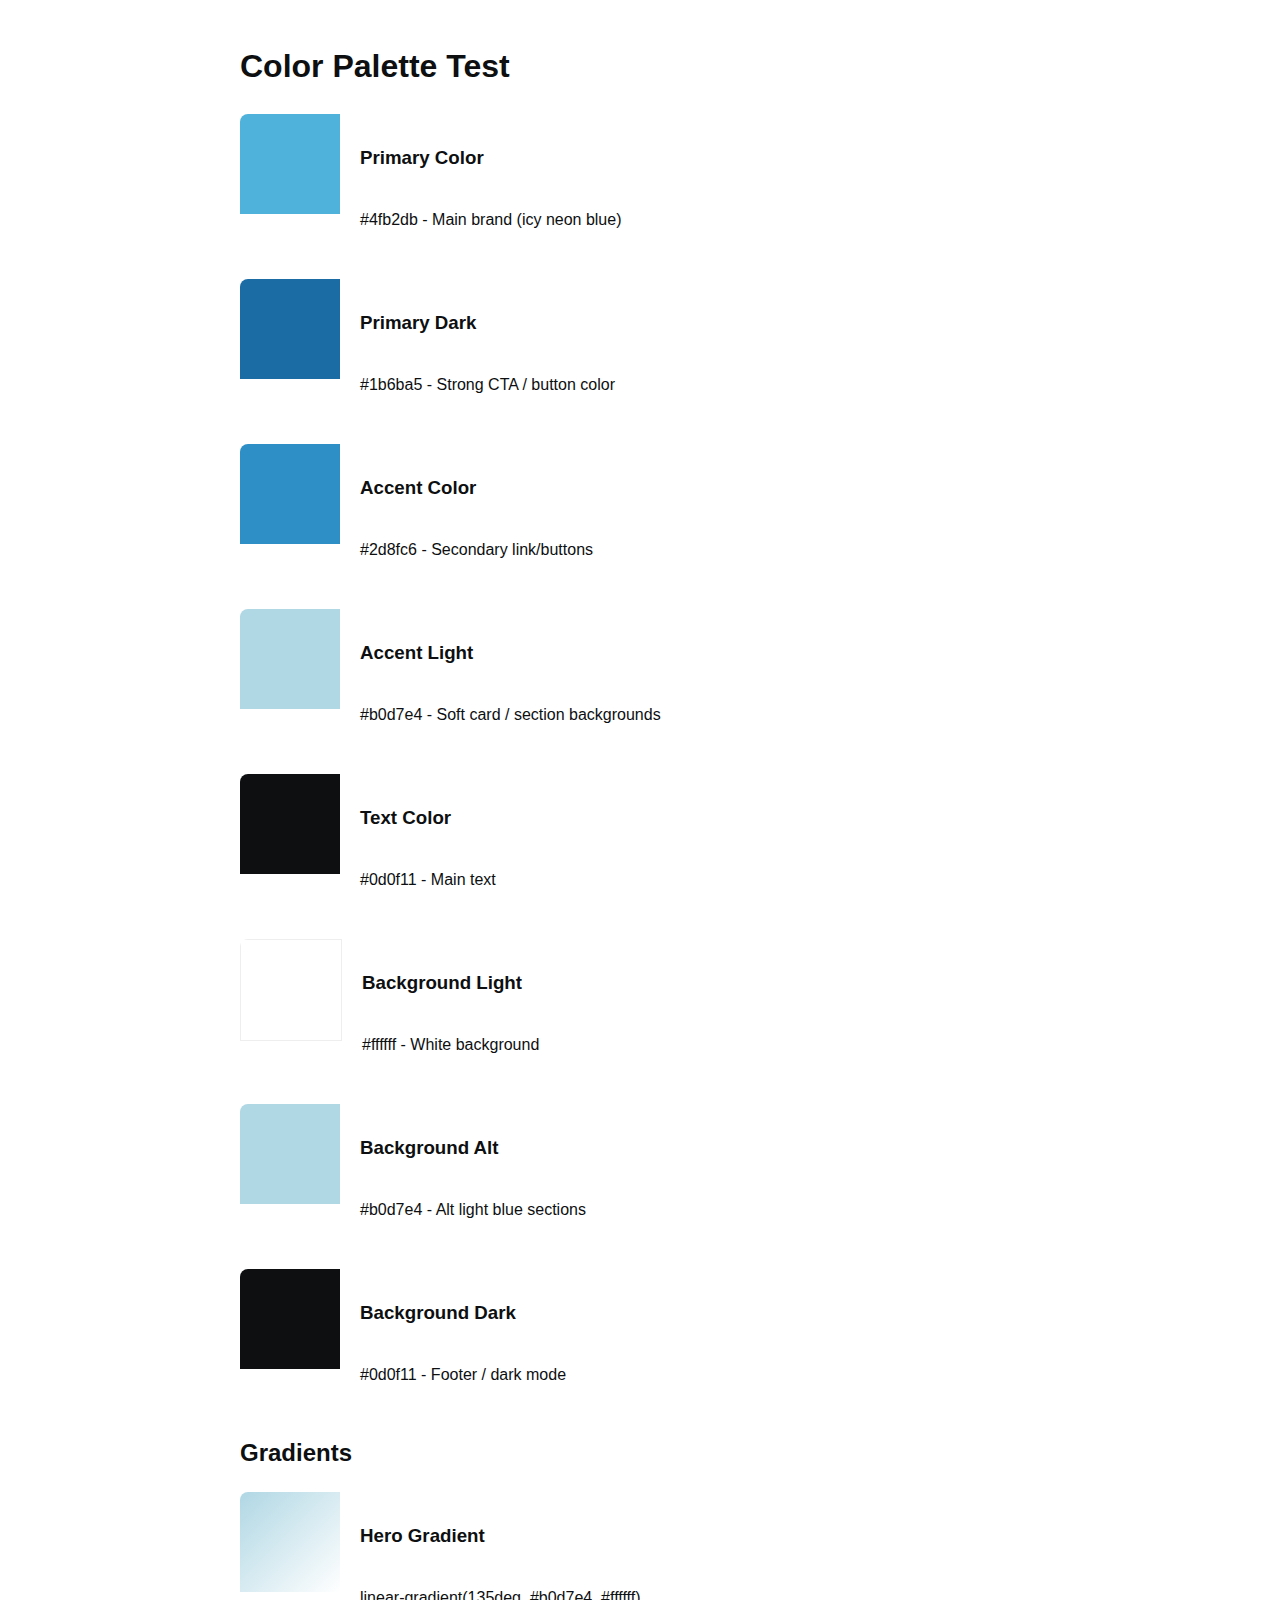
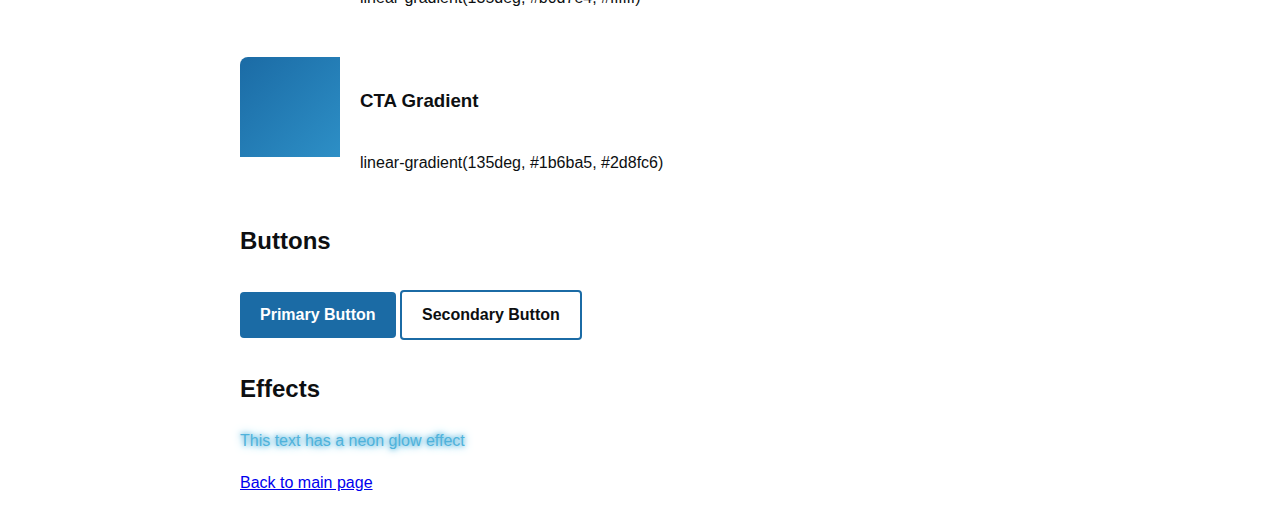
<file: test-colors.html>
<!DOCTYPE html>
<html lang="en">
<head>
    <meta charset="UTF-8">
    <meta name="viewport" content="width=device-width, initial-scale=1.0">
    <title>Color Test</title>
    <style>
        /* Color Variables */
        :root {
            --color-primary: #4fb2db;         /* Main brand (icy neon blue) */
            --color-primary-dark: #1b6ba5;    /* Strong CTA / button color */
            --color-accent: #2d8fc6;          /* Secondary link/buttons */
            --color-accent-light: #b0d7e4;    /* Soft card / section backgrounds */
            --color-text: #0d0f11;            /* Main text */
            --color-bg-light: #ffffff;        /* White background */
            --color-bg-alt: #b0d7e4;          /* Alt light blue sections */
            --color-bg-dark: #0d0f11;         /* Footer / dark mode */
            --color-on-primary: #ffffff;      /* Text on primary */
            --color-on-dark: #b0d7e4;         /* Text on dark */
        }
        
        body {
            font-family: 'Arial', sans-serif;
            line-height: 1.6;
            color: var(--color-text);
            max-width: 800px;
            margin: 0 auto;
            padding: 20px;
        }
        
        h1 {
            color: var(--color-text);
        }
        
        .color-box {
            display: flex;
            margin-bottom: 20px;
            border-radius: 8px;
            overflow: hidden;
        }
        
        .color-sample {
            width: 100px;
            height: 100px;
        }
        
        .color-info {
            padding: 10px 20px;
            flex: 1;
            display: flex;
            flex-direction: column;
            justify-content: center;
        }
        
        .primary {
            background-color: var(--color-primary);
        }
        
        .primary-dark {
            background-color: var(--color-primary-dark);
        }
        
        .accent {
            background-color: var(--color-accent);
        }
        
        .accent-light {
            background-color: var(--color-accent-light);
        }
        
        .text {
            background-color: var(--color-text);
        }
        
        .bg-light {
            background-color: var(--color-bg-light);
            border: 1px solid #eee;
        }
        
        .bg-alt {
            background-color: var(--color-bg-alt);
        }
        
        .bg-dark {
            background-color: var(--color-bg-dark);
        }
        
        .gradient-hero {
            background: linear-gradient(135deg, var(--color-accent-light), var(--color-bg-light));
        }
        
        .gradient-cta {
            background: linear-gradient(135deg, var(--color-primary-dark), var(--color-accent));
        }
        
        .button {
            display: inline-block;
            padding: 10px 20px;
            border-radius: 4px;
            text-decoration: none;
            font-weight: bold;
            margin: 10px 0;
        }
        
        .btn-primary {
            background-color: var(--color-primary-dark);
            color: var(--color-on-primary);
        }
        
        .btn-secondary {
            background-color: var(--color-on-primary);
            color: var(--color-text);
            border: 2px solid var(--color-primary-dark);
        }
        
        .neon-text {
            color: var(--color-primary);
            text-shadow: 0 0 5px var(--color-primary), 0 0 10px var(--color-primary);
        }
    </style>
</head>
<body>
    <h1>Color Palette Test</h1>
    
    <div class="color-box">
        <div class="color-sample primary"></div>
        <div class="color-info">
            <h3>Primary Color</h3>
            <p>#4fb2db - Main brand (icy neon blue)</p>
        </div>
    </div>
    
    <div class="color-box">
        <div class="color-sample primary-dark"></div>
        <div class="color-info">
            <h3>Primary Dark</h3>
            <p>#1b6ba5 - Strong CTA / button color</p>
        </div>
    </div>
    
    <div class="color-box">
        <div class="color-sample accent"></div>
        <div class="color-info">
            <h3>Accent Color</h3>
            <p>#2d8fc6 - Secondary link/buttons</p>
        </div>
    </div>
    
    <div class="color-box">
        <div class="color-sample accent-light"></div>
        <div class="color-info">
            <h3>Accent Light</h3>
            <p>#b0d7e4 - Soft card / section backgrounds</p>
        </div>
    </div>
    
    <div class="color-box">
        <div class="color-sample text"></div>
        <div class="color-info">
            <h3>Text Color</h3>
            <p>#0d0f11 - Main text</p>
        </div>
    </div>
    
    <div class="color-box">
        <div class="color-sample bg-light"></div>
        <div class="color-info">
            <h3>Background Light</h3>
            <p>#ffffff - White background</p>
        </div>
    </div>
    
    <div class="color-box">
        <div class="color-sample bg-alt"></div>
        <div class="color-info">
            <h3>Background Alt</h3>
            <p>#b0d7e4 - Alt light blue sections</p>
        </div>
    </div>
    
    <div class="color-box">
        <div class="color-sample bg-dark"></div>
        <div class="color-info">
            <h3>Background Dark</h3>
            <p>#0d0f11 - Footer / dark mode</p>
        </div>
    </div>
    
    <h2>Gradients</h2>
    
    <div class="color-box">
        <div class="color-sample gradient-hero"></div>
        <div class="color-info">
            <h3>Hero Gradient</h3>
            <p>linear-gradient(135deg, #b0d7e4, #ffffff)</p>
        </div>
    </div>
    
    <div class="color-box">
        <div class="color-sample gradient-cta"></div>
        <div class="color-info">
            <h3>CTA Gradient</h3>
            <p>linear-gradient(135deg, #1b6ba5, #2d8fc6)</p>
        </div>
    </div>
    
    <h2>Buttons</h2>
    
    <a href="#" class="button btn-primary">Primary Button</a>
    <a href="#" class="button btn-secondary">Secondary Button</a>
    
    <h2>Effects</h2>
    
    <p class="neon-text">This text has a neon glow effect</p>
    
    <p><a href="index.html">Back to main page</a></p>
</body>
</html>
</file>
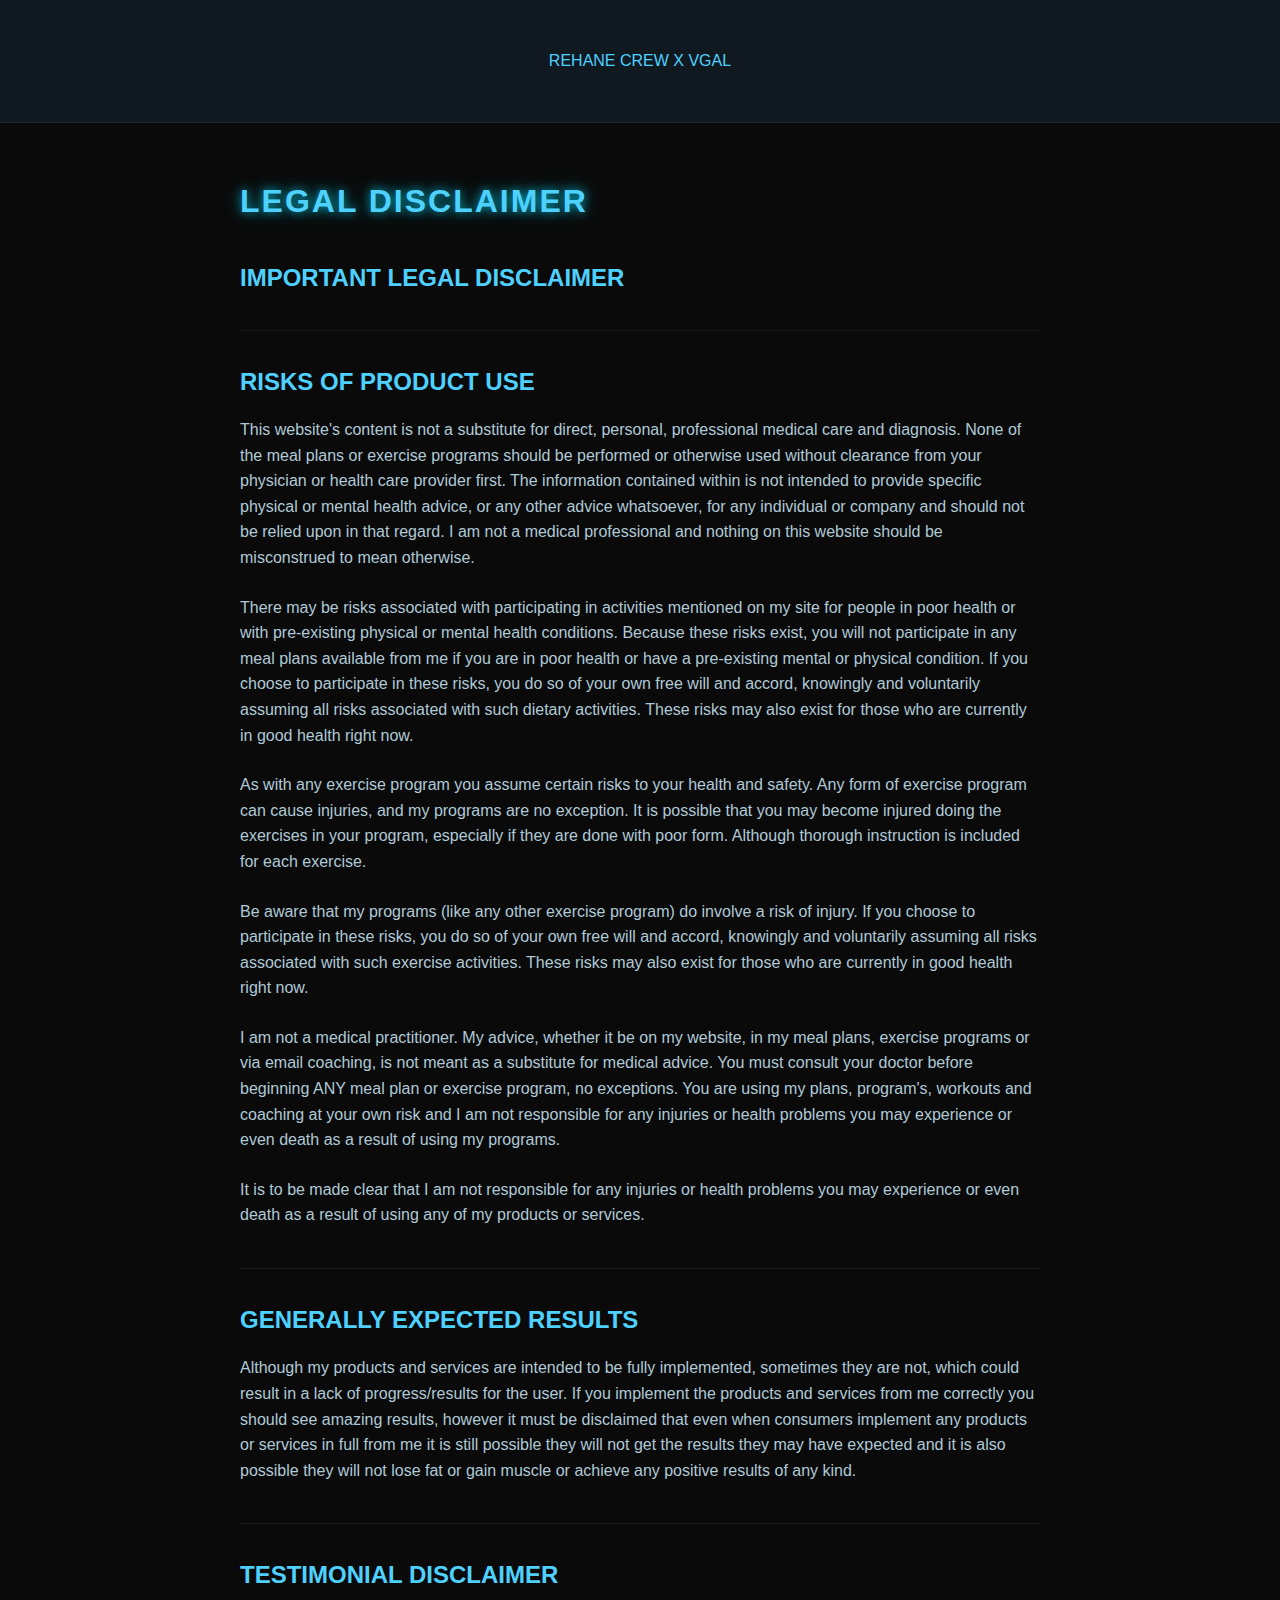
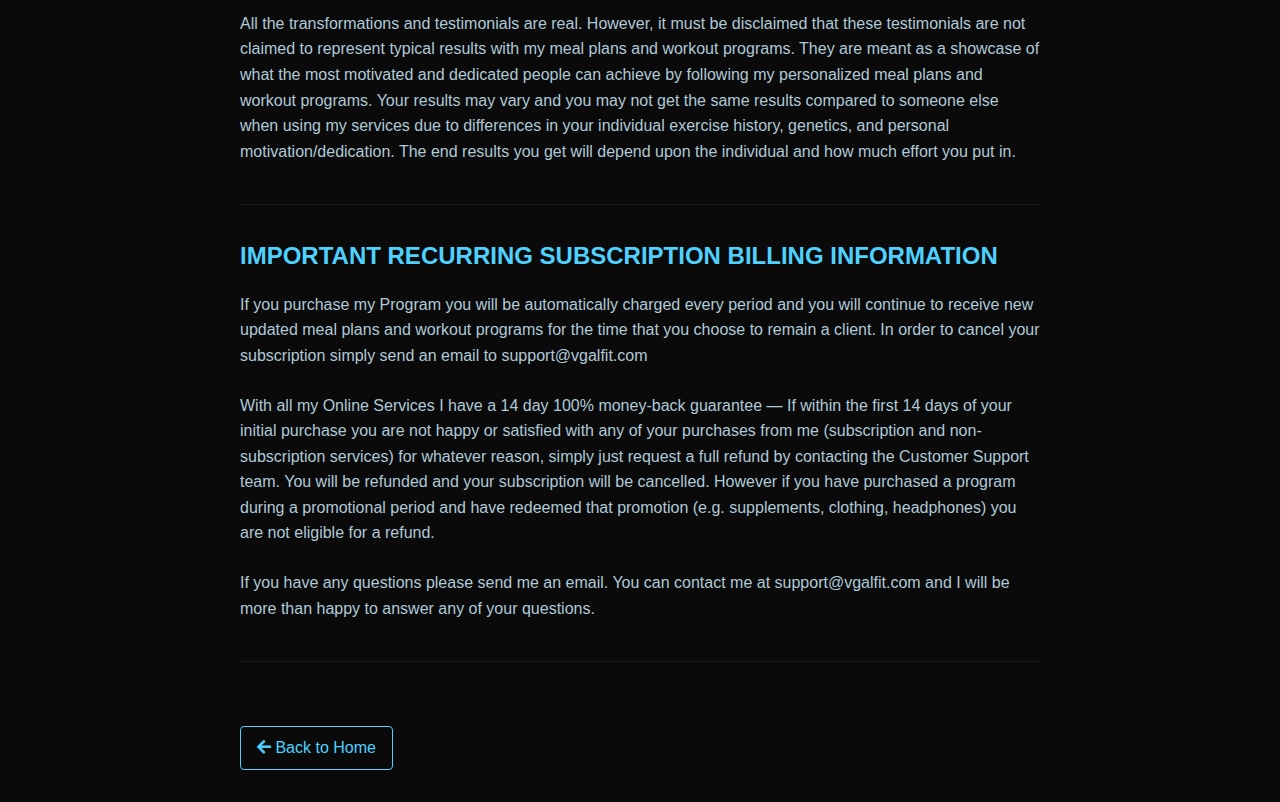
<file: pages/legal-disclaimer.html>
<!DOCTYPE html>
<html lang="en">
<head>
    <meta charset="UTF-8">
    <meta name="viewport" content="width=device-width, initial-scale=1.0">
    <title>Legal Disclaimer - REHANE CREW X VGAL</title>
    <link rel="stylesheet" href="https://cdnjs.cloudflare.com/ajax/libs/font-awesome/5.15.4/css/all.min.css">
    <link rel="stylesheet" href="../assets/css/animations.css">
    <style>
        body {
            font-family: 'Segoe UI', Tahoma, Geneva, Verdana, sans-serif;
            line-height: 1.6;
            color: #b0c9d7;
            background: #0a0a0a;
            margin: 0;
            padding: 0;
        }
        .container {
            max-width: 800px;
            margin: 0 auto;
            padding: 2rem;
        }
        header {
            background: #101820;
            padding: 1rem 0;
            text-align: center;
            border-bottom: 1px solid #1f2a35;
        }
        h1 {
            color: #4fd1ff;
            font-size: 2rem;
            margin-bottom: 2rem;
            text-transform: uppercase;
            letter-spacing: 2px;
            font-weight: 700;
            text-shadow: 0 0 10px rgba(0, 224, 255, 0.7), 0 0 20px rgba(0, 224, 255, 0.4);
        }
        h2 {
            color: #4fd1ff;
            font-size: 1.5rem;
            margin-top: 2rem;
            margin-bottom: 1rem;
            text-transform: uppercase;
        }
        p {
            margin-bottom: 1.5rem;
        }
        a {
            color: #4fd1ff;
            text-decoration: none;
        }
        a:hover {
            text-decoration: underline;
        }
        .back-link {
            display: inline-block;
            margin-top: 2rem;
            padding: 0.5rem 1rem;
            background: transparent;
            border: 1px solid #4fd1ff;
            color: #4fd1ff;
            border-radius: 4px;
            transition: all 0.3s ease;
        }
        .back-link:hover {
            background: #4fd1ff;
            color: #0a0a0a;
            text-decoration: none;
        }
        .disclaimer-section {
            margin-bottom: 2rem;
            padding-bottom: 1rem;
            border-bottom: 1px solid rgba(79, 209, 255, 0.1);
        }
        .disclaimer-section:last-child {
            border-bottom: none;
        }
    </style>
</head>
<body>
    <header>
        <div class="container">
            <a href="../index.html" class="logo">REHANE CREW X VGAL</a>
        </div>
    </header>

    <div class="container">
        <h1>Legal Disclaimer</h1>
        
        <div class="disclaimer-section">
            <h2>IMPORTANT LEGAL DISCLAIMER</h2>
        </div>

        <div class="disclaimer-section">
            <h2>RISKS OF PRODUCT USE</h2>
            <p>This website's content is not a substitute for direct, personal, professional medical care and diagnosis. None of the meal plans or exercise programs should be performed or otherwise used without clearance from your physician or health care provider first. The information contained within is not intended to provide specific physical or mental health advice, or any other advice whatsoever, for any individual or company and should not be relied upon in that regard. I am not a medical professional and nothing on this website should be misconstrued to mean otherwise.</p>
            <p>There may be risks associated with participating in activities mentioned on my site for people in poor health or with pre-existing physical or mental health conditions. Because these risks exist, you will not participate in any meal plans available from me if you are in poor health or have a pre-existing mental or physical condition. If you choose to participate in these risks, you do so of your own free will and accord, knowingly and voluntarily assuming all risks associated with such dietary activities. These risks may also exist for those who are currently in good health right now.</p>
            <p>As with any exercise program you assume certain risks to your health and safety. Any form of exercise program can cause injuries, and my programs are no exception. It is possible that you may become injured doing the exercises in your program, especially if they are done with poor form. Although thorough instruction is included for each exercise.</p>
            <p>Be aware that my programs (like any other exercise program) do involve a risk of injury. If you choose to participate in these risks, you do so of your own free will and accord, knowingly and voluntarily assuming all risks associated with such exercise activities. These risks may also exist for those who are currently in good health right now.</p>
            <p>I am not a medical practitioner. My advice, whether it be on my website, in my meal plans, exercise programs or via email coaching, is not meant as a substitute for medical advice. You must consult your doctor before beginning ANY meal plan or exercise program, no exceptions. You are using my plans, program's, workouts and coaching at your own risk and I am not responsible for any injuries or health problems you may experience or even death as a result of using my programs.</p>
            <p>It is to be made clear that I am not responsible for any injuries or health problems you may experience or even death as a result of using any of my products or services.</p>
        </div>

        <div class="disclaimer-section">
            <h2>GENERALLY EXPECTED RESULTS</h2>
            <p>Although my products and services are intended to be fully implemented, sometimes they are not, which could result in a lack of progress/results for the user. If you implement the products and services from me correctly you should see amazing results, however it must be disclaimed that even when consumers implement any products or services in full from me it is still possible they will not get the results they may have expected and it is also possible they will not lose fat or gain muscle or achieve any positive results of any kind.</p>
        </div>

        <div class="disclaimer-section">
            <h2>TESTIMONIAL DISCLAIMER</h2>
            <p>All the transformations and testimonials are real. However, it must be disclaimed that these testimonials are not claimed to represent typical results with my meal plans and workout programs. They are meant as a showcase of what the most motivated and dedicated people can achieve by following my personalized meal plans and workout programs. Your results may vary and you may not get the same results compared to someone else when using my services due to differences in your individual exercise history, genetics, and personal motivation/dedication. The end results you get will depend upon the individual and how much effort you put in.</p>
        </div>

        <div class="disclaimer-section">
            <h2>IMPORTANT RECURRING SUBSCRIPTION BILLING INFORMATION</h2>
            <p>If you purchase my Program you will be automatically charged every period and you will continue to receive new updated meal plans and workout programs for the time that you choose to remain a client. In order to cancel your subscription simply send an email to support@vgalfit.com</p>
            <p>With all my Online Services I have a 14 day 100% money-back guarantee — If within the first 14 days of your initial purchase you are not happy or satisfied with any of your purchases from me (subscription and non-subscription services) for whatever reason, simply just request a full refund by contacting the Customer Support team. You will be refunded and your subscription will be cancelled. However if you have purchased a program during a promotional period and have redeemed that promotion (e.g. supplements, clothing, headphones) you are not eligible for a refund.</p>
            <p>If you have any questions please send me an email. You can contact me at support@vgalfit.com and I will be more than happy to answer any of your questions.</p>
        </div>

        <a href="../index.html" class="back-link"><i class="fas fa-arrow-left"></i> Back to Home</a>
    </div>
</body>
</html>
</file>
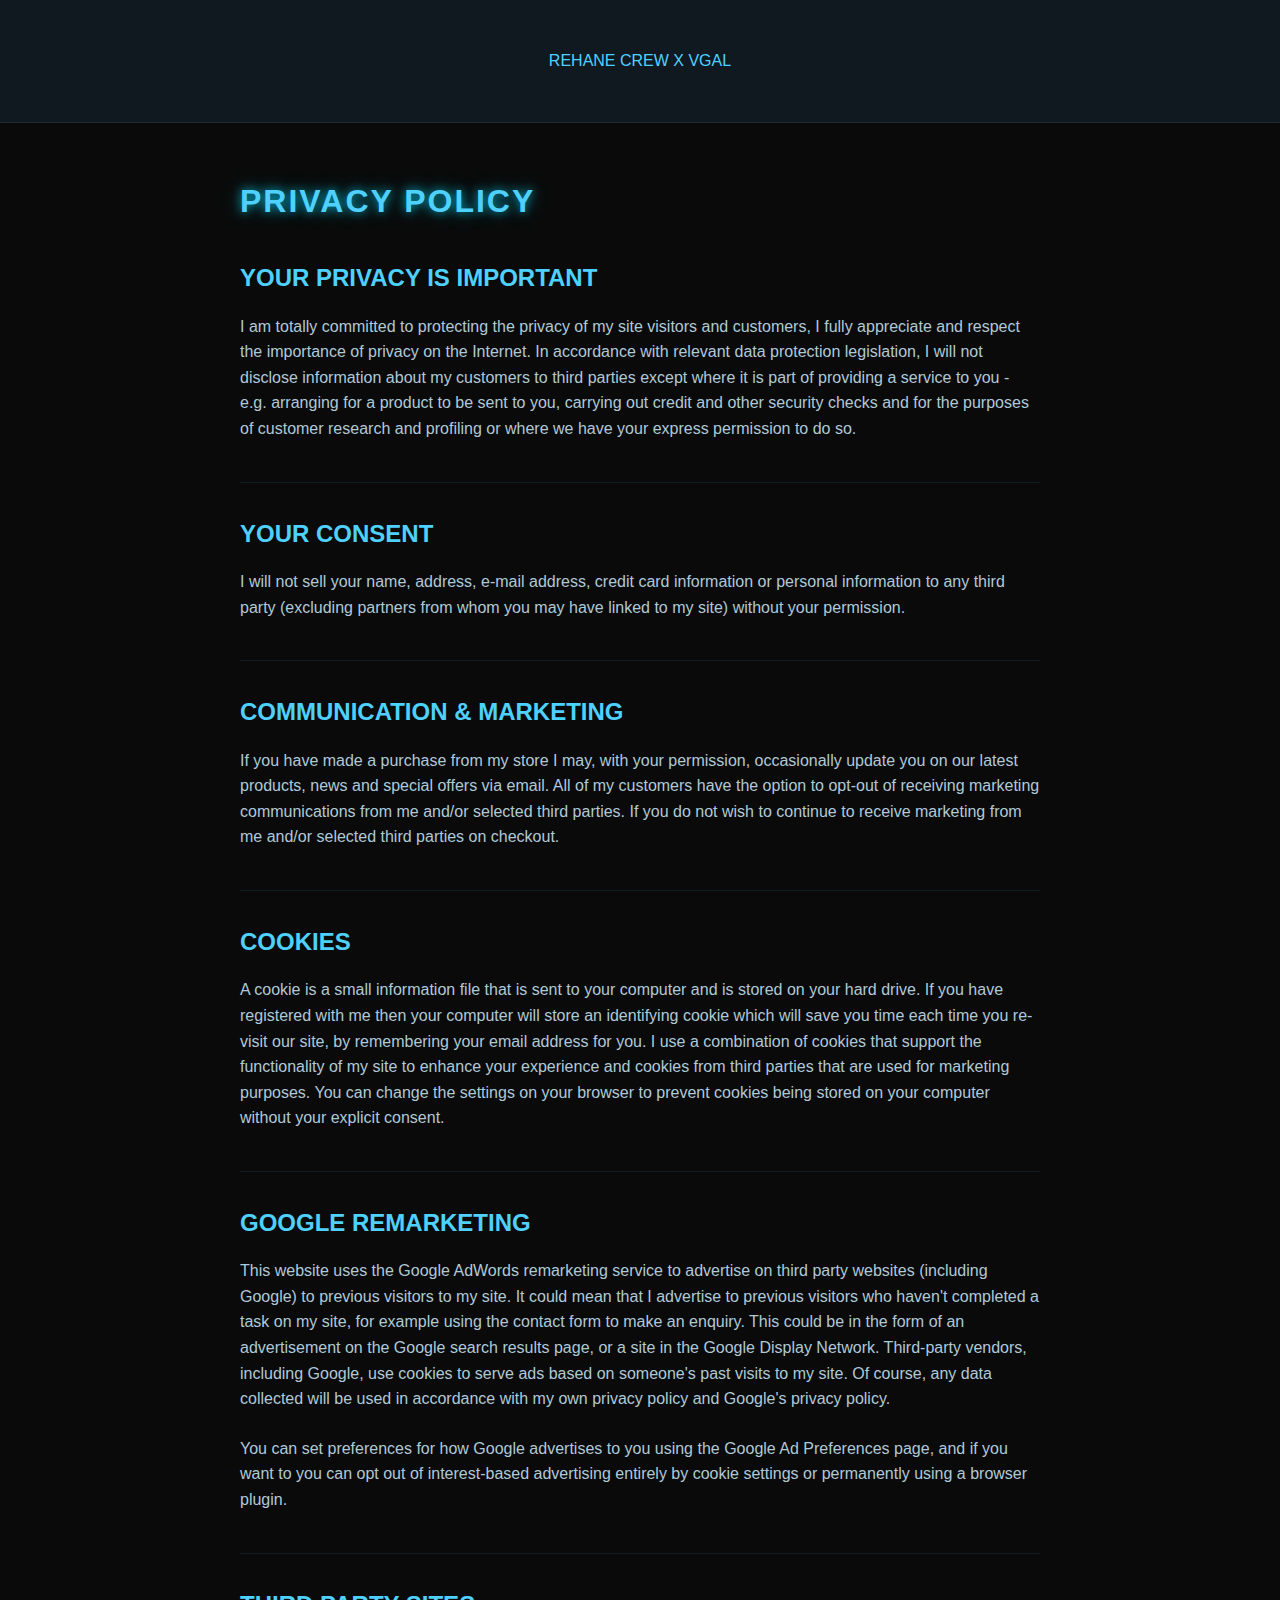
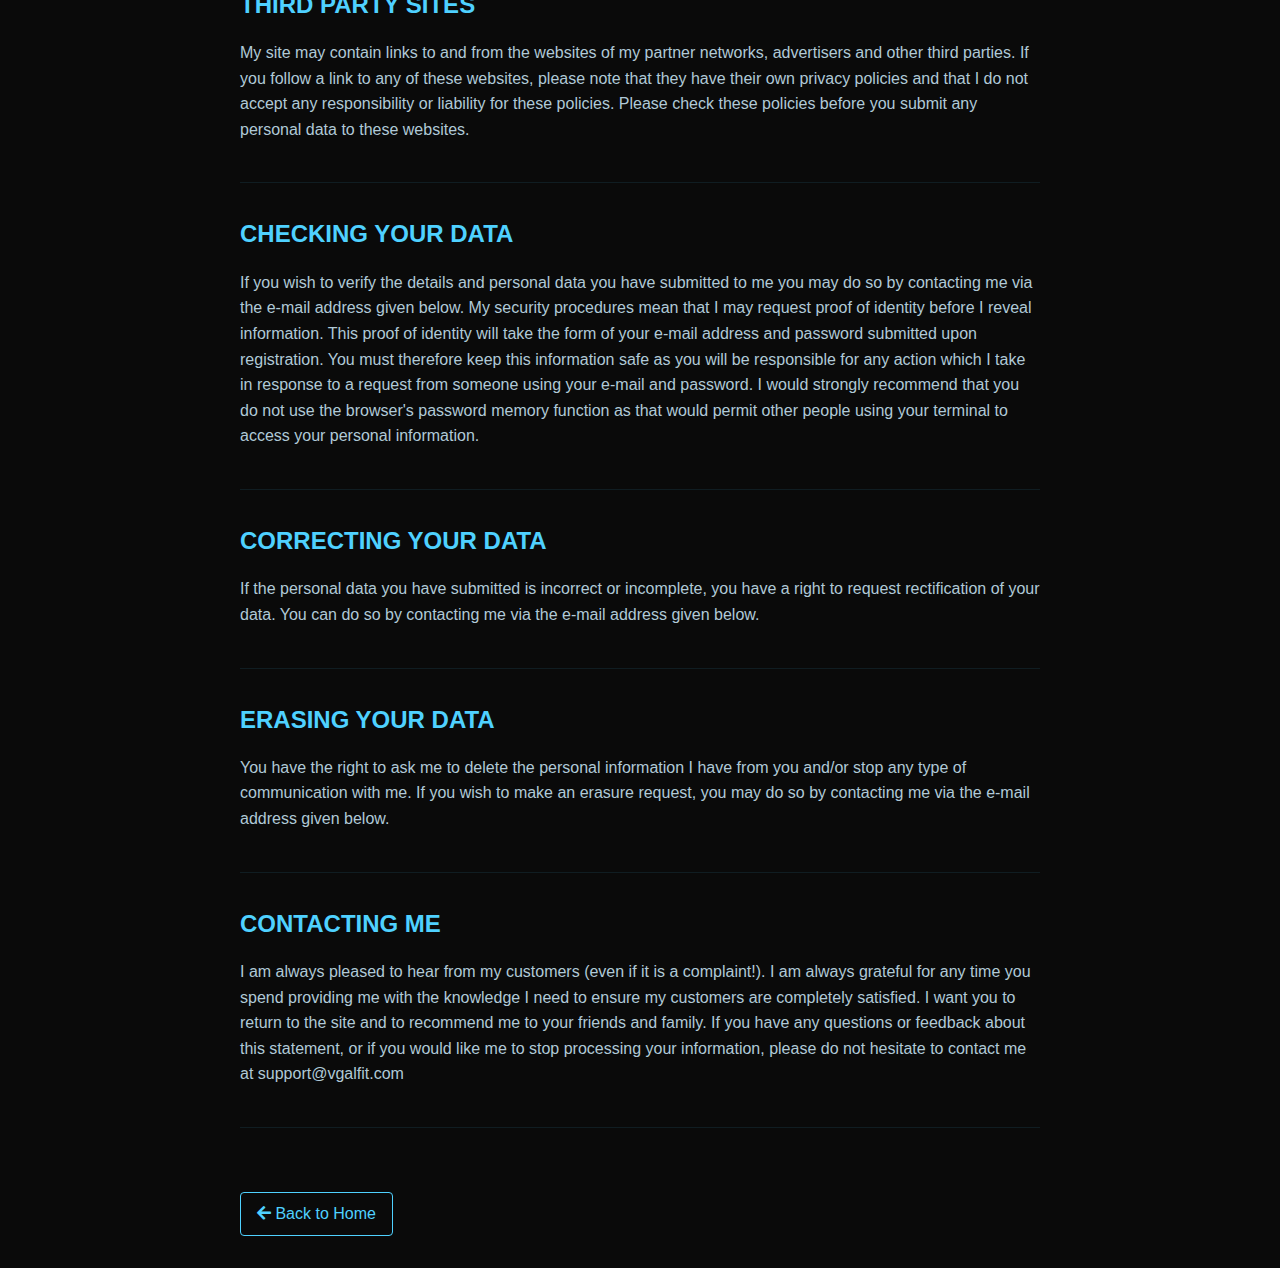
<file: pages/privacy-policy.html>
<!DOCTYPE html>
<html lang="en">
<head>
    <meta charset="UTF-8">
    <meta name="viewport" content="width=device-width, initial-scale=1.0">
    <title>Privacy Policy - REHANE CREW X VGAL</title>
    <link rel="stylesheet" href="https://cdnjs.cloudflare.com/ajax/libs/font-awesome/5.15.4/css/all.min.css">
    <link rel="stylesheet" href="../assets/css/animations.css">
    <style>
        body {
            font-family: 'Segoe UI', Tahoma, Geneva, Verdana, sans-serif;
            line-height: 1.6;
            color: #b0c9d7;
            background: #0a0a0a;
            margin: 0;
            padding: 0;
        }
        .container {
            max-width: 800px;
            margin: 0 auto;
            padding: 2rem;
        }
        header {
            background: #101820;
            padding: 1rem 0;
            text-align: center;
            border-bottom: 1px solid #1f2a35;
        }
        h1 {
            color: #4fd1ff;
            font-size: 2rem;
            margin-bottom: 2rem;
            text-transform: uppercase;
            letter-spacing: 2px;
            font-weight: 700;
            text-shadow: 0 0 10px rgba(0, 224, 255, 0.7), 0 0 20px rgba(0, 224, 255, 0.4);
        }
        h2 {
            color: #4fd1ff;
            font-size: 1.5rem;
            margin-top: 2rem;
            margin-bottom: 1rem;
            text-transform: uppercase;
        }
        p {
            margin-bottom: 1.5rem;
        }
        a {
            color: #4fd1ff;
            text-decoration: none;
        }
        a:hover {
            text-decoration: underline;
        }
        .back-link {
            display: inline-block;
            margin-top: 2rem;
            padding: 0.5rem 1rem;
            background: transparent;
            border: 1px solid #4fd1ff;
            color: #4fd1ff;
            border-radius: 4px;
            transition: all 0.3s ease;
        }
        .back-link:hover {
            background: #4fd1ff;
            color: #0a0a0a;
            text-decoration: none;
        }
        .policy-section {
            margin-bottom: 2rem;
            padding-bottom: 1rem;
            border-bottom: 1px solid rgba(79, 209, 255, 0.1);
        }
        .policy-section:last-child {
            border-bottom: none;
        }
    </style>
</head>
<body>
    <header>
        <div class="container">
            <a href="../index.html" class="logo">REHANE CREW X VGAL</a>
        </div>
    </header>

    <div class="container">
        <h1>Privacy Policy</h1>
        
        <div class="policy-section">
            <h2>YOUR PRIVACY IS IMPORTANT</h2>
            <p>I am totally committed to protecting the privacy of my site visitors and customers, I fully appreciate and respect the importance of privacy on the Internet. In accordance with relevant data protection legislation, I will not disclose information about my customers to third parties except where it is part of providing a service to you - e.g. arranging for a product to be sent to you, carrying out credit and other security checks and for the purposes of customer research and profiling or where we have your express permission to do so.</p>
        </div>

        <div class="policy-section">
            <h2>YOUR CONSENT</h2>
            <p>I will not sell your name, address, e-mail address, credit card information or personal information to any third party (excluding partners from whom you may have linked to my site) without your permission.</p>
        </div>

        <div class="policy-section">
            <h2>COMMUNICATION & MARKETING</h2>
            <p>If you have made a purchase from my store I may, with your permission, occasionally update you on our latest products, news and special offers via email. All of my customers have the option to opt-out of receiving marketing communications from me and/or selected third parties. If you do not wish to continue to receive marketing from me and/or selected third parties on checkout.</p>
        </div>

        <div class="policy-section">
            <h2>COOKIES</h2>
            <p>A cookie is a small information file that is sent to your computer and is stored on your hard drive. If you have registered with me then your computer will store an identifying cookie which will save you time each time you re-visit our site, by remembering your email address for you. I use a combination of cookies that support the functionality of my site to enhance your experience and cookies from third parties that are used for marketing purposes. You can change the settings on your browser to prevent cookies being stored on your computer without your explicit consent.</p>
        </div>

        <div class="policy-section">
            <h2>GOOGLE REMARKETING</h2>
            <p>This website uses the Google AdWords remarketing service to advertise on third party websites (including Google) to previous visitors to my site. It could mean that I advertise to previous visitors who haven't completed a task on my site, for example using the contact form to make an enquiry. This could be in the form of an advertisement on the Google search results page, or a site in the Google Display Network. Third-party vendors, including Google, use cookies to serve ads based on someone's past visits to my site. Of course, any data collected will be used in accordance with my own privacy policy and Google's privacy policy.</p>
            <p>You can set preferences for how Google advertises to you using the Google Ad Preferences page, and if you want to you can opt out of interest-based advertising entirely by cookie settings or permanently using a browser plugin.</p>
        </div>

        <div class="policy-section">
            <h2>THIRD PARTY SITES</h2>
            <p>My site may contain links to and from the websites of my partner networks, advertisers and other third parties. If you follow a link to any of these websites, please note that they have their own privacy policies and that I do not accept any responsibility or liability for these policies. Please check these policies before you submit any personal data to these websites.</p>
        </div>

        <div class="policy-section">
            <h2>CHECKING YOUR DATA</h2>
            <p>If you wish to verify the details and personal data you have submitted to me you may do so by contacting me via the e-mail address given below. My security procedures mean that I may request proof of identity before I reveal information. This proof of identity will take the form of your e-mail address and password submitted upon registration. You must therefore keep this information safe as you will be responsible for any action which I take in response to a request from someone using your e-mail and password. I would strongly recommend that you do not use the browser's password memory function as that would permit other people using your terminal to access your personal information.</p>
        </div>

        <div class="policy-section">
            <h2>CORRECTING YOUR DATA</h2>
            <p>If the personal data you have submitted is incorrect or incomplete, you have a right to request rectification of your data. You can do so by contacting me via the e-mail address given below.</p>
        </div>

        <div class="policy-section">
            <h2>ERASING YOUR DATA</h2>
            <p>You have the right to ask me to delete the personal information I have from you and/or stop any type of communication with me. If you wish to make an erasure request, you may do so by contacting me via the e-mail address given below.</p>
        </div>

        <div class="policy-section">
            <h2>CONTACTING ME</h2>
            <p>I am always pleased to hear from my customers (even if it is a complaint!). I am always grateful for any time you spend providing me with the knowledge I need to ensure my customers are completely satisfied. I want you to return to the site and to recommend me to your friends and family. If you have any questions or feedback about this statement, or if you would like me to stop processing your information, please do not hesitate to contact me at support@vgalfit.com</p>
        </div>

        <a href="../index.html" class="back-link"><i class="fas fa-arrow-left"></i> Back to Home</a>
    </div>
</body>
</html>
</file>
<file: assets/css/animations.css>
/* How it works animations */
.step-item {
  transform: translateY(0);
  transition: all 0.4s ease;
}

.step-item:hover {
  transform: translateY(-10px);
  box-shadow: 0 15px 30px rgba(79, 209, 255, 0.15);
}

.step-item .step-icon i {
  transition: transform 0.4s ease;
}

.step-item:hover .step-icon i {
  transform: scale(1.1);
}

.arrow-right {
  animation: arrowPulse 2s infinite;
}

@keyframes arrowPulse {
  0% {
    transform: translate(0, -50%);
    opacity: 0.5;
  }
  50% {
    transform: translate(5px, -50%);
    opacity: 1;
  }
  100% {
    transform: translate(0, -50%);
    opacity: 0.5;
  }
}

/* Pricing card animations */
@keyframes priceGlow {
  0% {
    text-shadow: 0 0 20px rgba(79, 209, 255, 0.5);
  }
  50% {
    text-shadow: 0 0 30px rgba(79, 209, 255, 0.8);
  }
  100% {
    text-shadow: 0 0 20px rgba(79, 209, 255, 0.5);
  }
}

/* Photo Gallery Floating Animations */
@keyframes float1 {
  0% { transform: translateY(0) rotate(0deg); }
  25% { transform: translateY(-10px) rotate(1deg); }
  50% { transform: translateY(0) rotate(0deg); }
  75% { transform: translateY(10px) rotate(-1deg); }
  100% { transform: translateY(0) rotate(0deg); }
}

@keyframes float2 {
  0% { transform: translateY(0) rotate(0deg); }
  30% { transform: translateY(15px) rotate(-1deg); }
  60% { transform: translateY(-10px) rotate(1deg); }
  100% { transform: translateY(0) rotate(0deg); }
}

@keyframes float3 {
  0% { transform: translateY(0) rotate(0deg); }
  40% { transform: translateY(-15px) rotate(1deg); }
  80% { transform: translateY(10px) rotate(-1deg); }
  100% { transform: translateY(0) rotate(0deg); }
}

@keyframes float4 {
  0% { transform: translateY(0) rotate(0deg); }
  20% { transform: translateY(10px) rotate(-0.5deg); }
  50% { transform: translateY(-5px) rotate(0.5deg); }
  80% { transform: translateY(8px) rotate(-0.5deg); }
  100% { transform: translateY(0) rotate(0deg); }
}

@keyframes float5 {
  0% { transform: translateY(0) rotate(0deg); }
  35% { transform: translateY(-12px) rotate(1deg); }
  70% { transform: translateY(8px) rotate(-1deg); }
  100% { transform: translateY(0) rotate(0deg); }
}

@keyframes float6 {
  0% { transform: translateY(0) rotate(0deg); }
  25% { transform: translateY(12px) rotate(-0.5deg); }
  60% { transform: translateY(-8px) rotate(0.5deg); }
  100% { transform: translateY(0) rotate(0deg); }
}

@keyframes float7 {
  0% { transform: translateY(0) rotate(0deg); }
  30% { transform: translateY(-10px) rotate(0.5deg); }
  65% { transform: translateY(15px) rotate(-0.5deg); }
  100% { transform: translateY(0) rotate(0deg); }
}

/* Hover effect for gallery items */
.gallery-item:hover {
  transform: scale(1.03) translateY(-5px) !important;
  box-shadow: 0 15px 30px rgba(0,0,0,0.3) !important;
  z-index: 10;
}

.pricing-card {
  transform: translateY(0);
}

.pricing-card:hover {
  transform: translateY(-10px) scale(1.02);
  box-shadow: 0 20px 40px rgba(45, 143, 198, 0.2);
}

.pricing-card:hover .feature-row i {
  transform: scale(1.2);
}

.pricing-card .feature-row i {
  transition: transform 0.3s ease;
}

.pricing-card button {
  position: relative;
  overflow: hidden;
}

.pricing-card button:hover {
  transform: translateY(-2px);
  box-shadow: 0 8px 25px rgba(79, 209, 255, 0.4);
}

.pricing-card button::after {
  content: '';
  position: absolute;
  top: -50%;
  left: -50%;
  width: 200%;
  height: 200%;
  background: linear-gradient(45deg, transparent, rgba(255, 255, 255, 0.1), transparent);
  transform: rotate(45deg);
  transition: 0.5s;
}

.pricing-card button:hover::after {
  left: 100%;
}

.pricing-card.featured button:hover {
  box-shadow: 0 8px 25px rgba(255, 107, 107, 0.4);
}

/* Step card animations */
@keyframes slideUpFade {
  0% {
    transform: translateY(30px);
    opacity: 0;
  }
  100% {
    transform: translateY(0);
    opacity: 1;
  }
}

@keyframes numberPulse {
  0% {
    transform: scale(1);
    box-shadow: 0 0 0 0 rgba(79, 209, 255, 0.7);
  }
  70% {
    transform: scale(1.1);
    box-shadow: 0 0 0 10px rgba(79, 209, 255, 0);
  }
  100% {
    transform: scale(1);
    box-shadow: 0 0 0 0 rgba(79, 209, 255, 0);
  }
}

@keyframes iconSpin {
  0% {
    transform: rotateY(0deg);
  }
  100% {
    transform: rotateY(360deg);
  }
}

.step-item {
  opacity: 0;
}

.step-item.animate {
  animation: slideUpFade 0.6s ease forwards;
}

.step-item:hover .step-number {
  animation: numberPulse 1.5s infinite;
}

.step-item:hover .step-icon i {
  animation: iconSpin 1s ease-out forwards;
}

/* Slide and fade animations */
@keyframes slideInFromLeft {
  0% {
    transform: translateX(-100%);
    opacity: 0;
  }
  100% {
    transform: translateX(0);
    opacity: 1;
  }
}

@keyframes slideInFromRight {
  0% {
    transform: translateX(100%);
    opacity: 0;
  }
  100% {
    transform: translateX(0);
    opacity: 1;
  }
}

@keyframes fadeInUp {
  0% {
    transform: translateY(20px);
    opacity: 0;
  }
  100% {
    transform: translateY(0);
    opacity: 1;
  }
}

/* Glow pulse animation */
@keyframes glowPulse {
  0% {
    box-shadow: 0 0 5px rgba(79, 209, 255, 0.5),
                0 0 10px rgba(79, 209, 255, 0.5);
  }
  50% {
    box-shadow: 0 0 20px rgba(79, 209, 255, 0.7),
                0 0 30px rgba(79, 209, 255, 0.7);
  }
  100% {
    box-shadow: 0 0 5px rgba(79, 209, 255, 0.5),
                0 0 10px rgba(79, 209, 255, 0.5);
  }
}

/* Apply animations when element enters viewport */
.animate-on-scroll {
  opacity: 0;
}

.animate-on-scroll.animate {
  animation: fadeInUp 0.6s ease forwards;
}

.slide-left {
  opacity: 0;
}

.slide-left.animate {
  animation: slideInFromLeft 0.8s ease forwards;
}

.slide-right {
  opacity: 0;
}

.slide-right.animate {
  animation: slideInFromRight 0.8s ease forwards;
}

.glow-card {
  animation: glowPulse 2s infinite;
}

/* Stat Bubble Animations */
.stat-bubble {
    transition: all 0.4s cubic-bezier(0.4, 0, 0.2, 1);
}

.stat-bubble:hover {
    transform: translateY(-10px) scale(1.02);
    box-shadow: 0 15px 40px rgba(79, 209, 255, 0.2);
    border-color: rgba(79, 209, 255, 0.4);
    background: linear-gradient(145deg, rgba(26, 40, 54, 0.9), rgba(16, 24, 32, 1));
}

.stat-bubble:hover i {
    transform: scale(1.2) rotate(10deg);
    filter: drop-shadow(0 0 15px rgba(79, 209, 255, 0.6));
    color: #5fe4ff;
}

.stat-bubble i {
    transition: all 0.4s cubic-bezier(0.4, 0, 0.2, 1);
}

.stat-bubble:hover div > div:first-child {
    text-shadow: 0 0 20px rgba(79, 209, 255, 0.4);
    transform: scale(1.05);
}

.stat-bubble div > div:first-child {
    transition: all 0.4s cubic-bezier(0.4, 0, 0.2, 1);
}

/* Stagger delay classes */
.delay-1 { animation-delay: 0.2s; }
.delay-2 { animation-delay: 0.4s; }
.delay-3 { animation-delay: 0.6s; }
</file>
